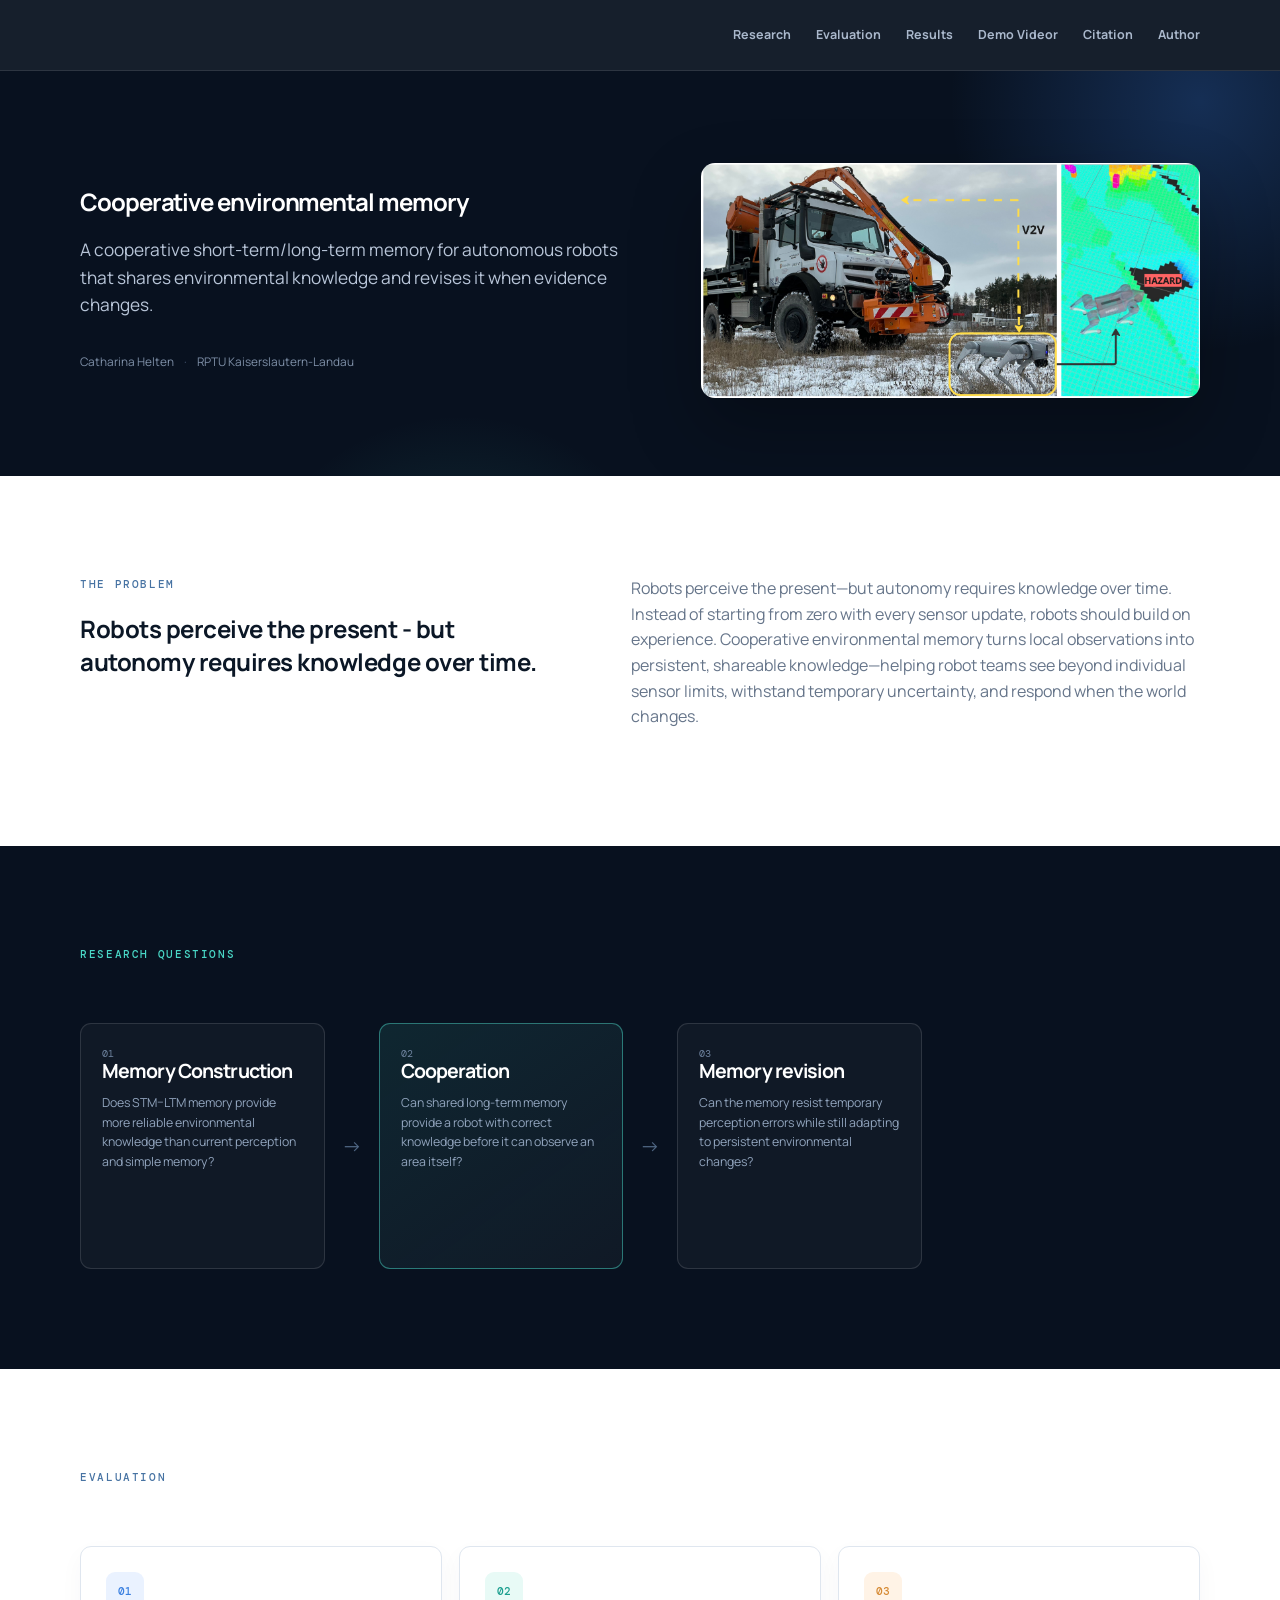
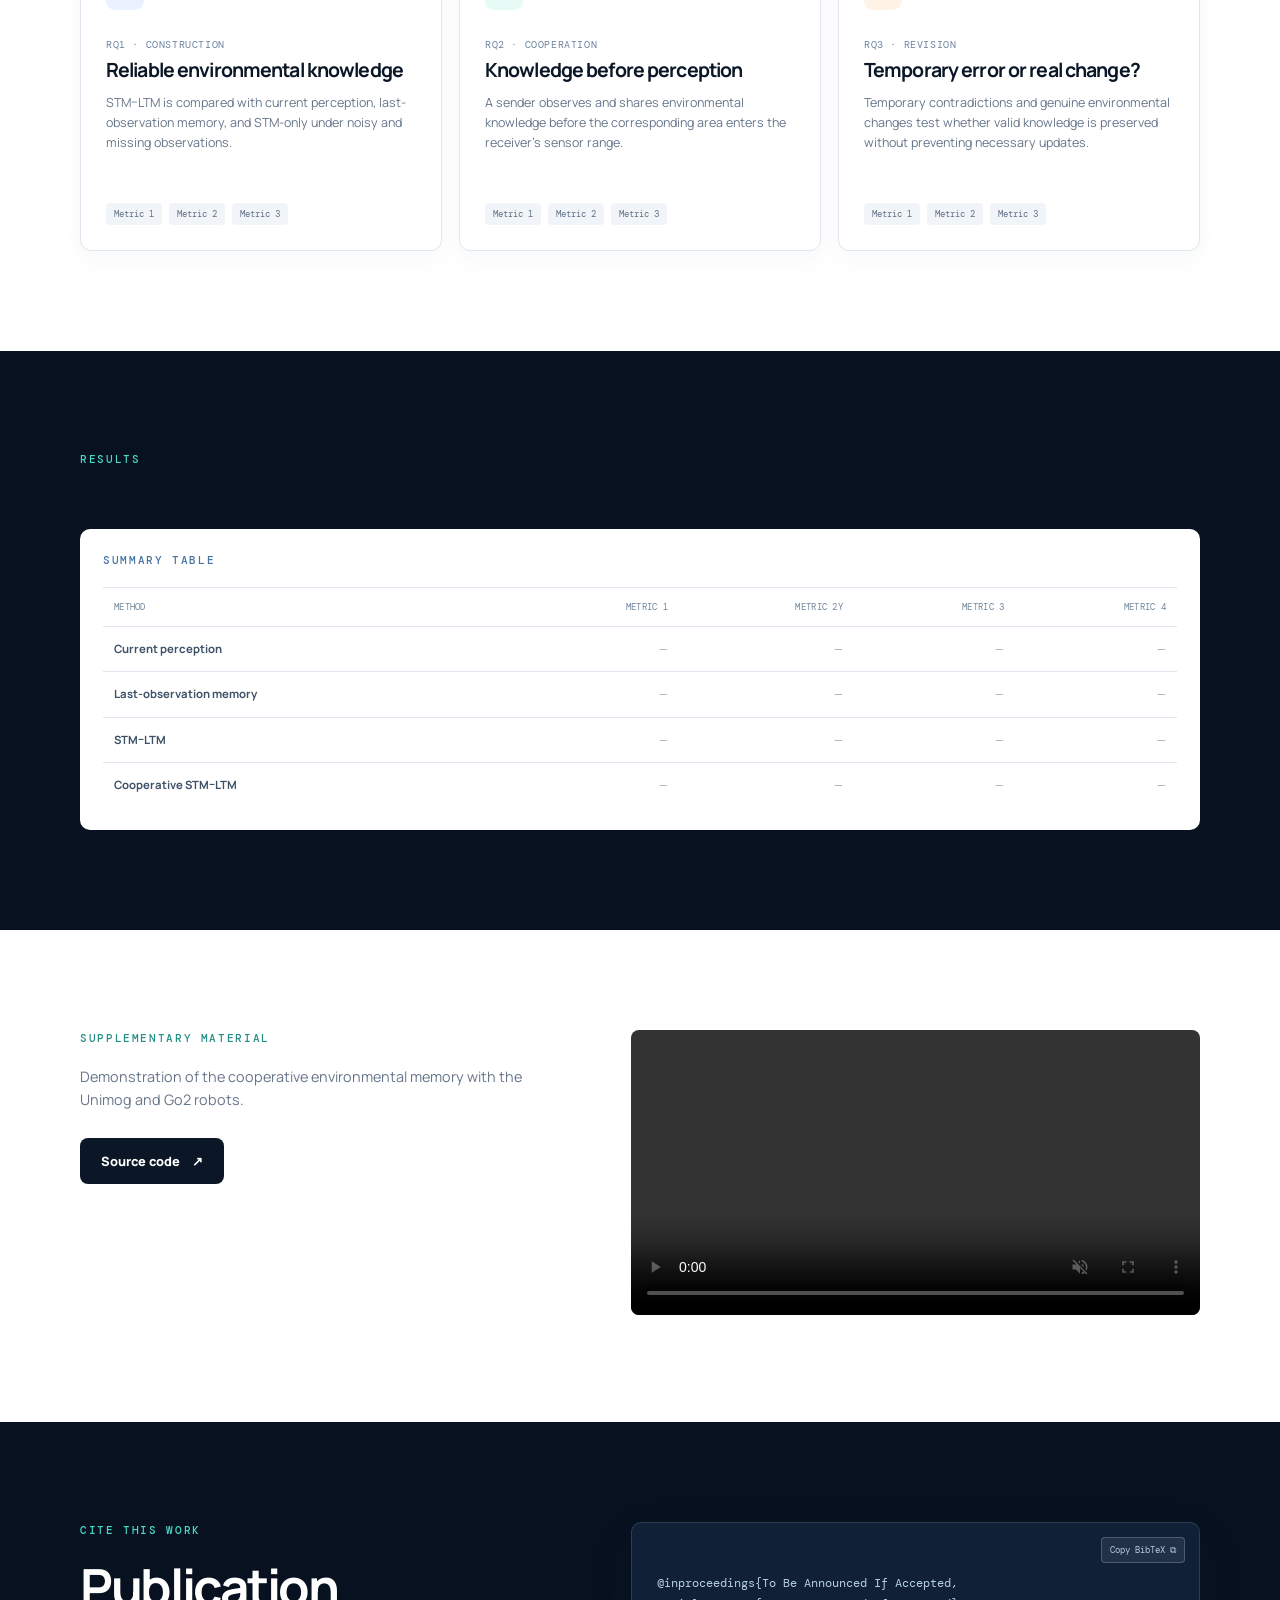
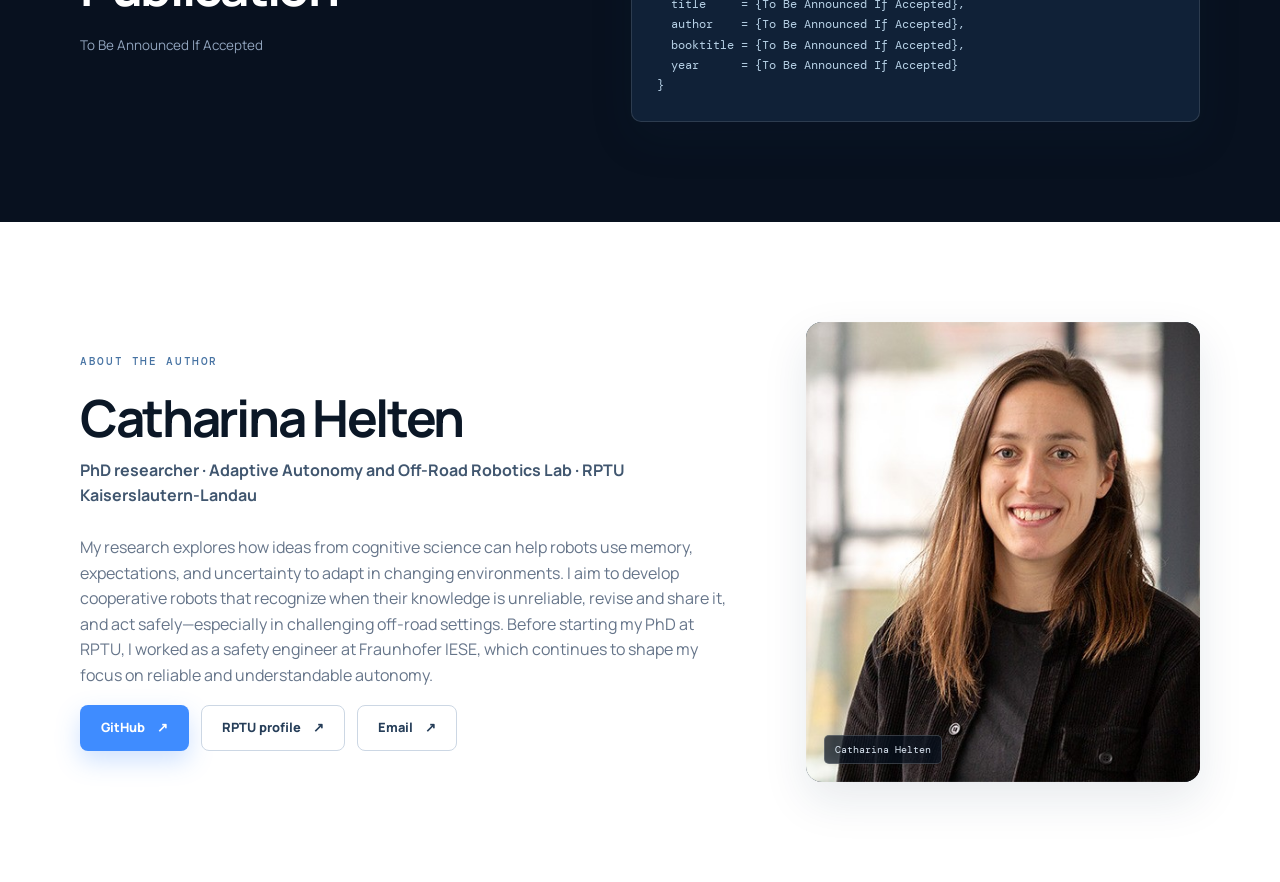
<file: index.html>
<!doctype html>
<html lang="en">
<head>
  <meta charset="utf-8">
  <meta name="viewport" content="width=device-width, initial-scale=1">

  <meta
    name="description"
    content="Supplementary material for research on cooperative environmental memory for autonomous robots."
  >

  <meta name="theme-color" content="#08111f">

  <title>Cooperative Environmental Memory</title>

  <link rel="stylesheet" href="styles.css">
</head>

<body id="top">

  <!-- =====================================================
       HEADER
       ===================================================== -->
  <header class="site-header">
    <div class="container nav-wrap">

      <a
        class="brand"
        href="#top"
        aria-label="Cooperative Environmental Memory home"
      >
       

       
      </a>

      <nav class="nav-links" aria-label="Primary navigation">
        <a href="#system">Research</a>
        <a href="#experiments">Evaluation</a>
        <a href="#results">Results</a>
        <a href="#material">Demo Videor</a>
        <a href="#citation">Citation</a>
        <a href="#author">Author</a>
      </nav>

    </div>
  </header>


  <main>

    <!-- =====================================================
         HERO — BLACK
         ===================================================== -->
    <section class="hero">

      <div class="hero-glow hero-glow-one" aria-hidden="true"></div>
      <div class="hero-glow hero-glow-two" aria-hidden="true"></div>

      <div class="container hero-grid">

        <div class="hero-copy">

          <h2>
            Cooperative environmental memory
          </h2>

          <p class="hero-lead">
            A cooperative short-term/long-term memory for autonomous robots
            that shares environmental knowledge and revises it when evidence changes.
          </p>

          
          <div class="hero-meta" aria-label="Paper metadata">
            <span>Catharina Helten</span>
            <span class="meta-separator">·</span>
            <span>RPTU Kaiserslautern-Landau</span>
          </div>

        </div>


        <div class="hero-visual">

          <img
            src="cooperation.png"
            alt="Two robots sharing cooperative environmental memory"
          >

        </div>

      </div>
    </section>


    <!-- =====================================================
         PROBLEM — WHITE
         ===================================================== -->
    <section
      class="section section-light section-intro"
      id="problem"
    >

      <div class="container intro-grid">

        <div>

          <p class="section-kicker">
            The problem
          </p>

          <h2 class="problem-heading">
           Robots perceive the present - but autonomy requires knowledge over time.
          </h2>

        </div>


        <div class="intro-text">

          <p>
           Robots perceive the present—but autonomy requires knowledge over time. Instead of starting from zero with every sensor update, robots should build on experience. Cooperative environmental memory turns local observations into persistent, shareable knowledge—helping robot teams see beyond individual sensor limits, withstand temporary uncertainty, and respond when the world changes.

          </p>

         

        </div>

      </div>
    </section>


    <!-- =====================================================
         SYSTEM / RESEARCH QUESTIONS — BLACK
         ===================================================== -->
    <section
      class="section section-dark"
      id="system"
    >

      <div class="container">

        <div class="section-heading light-heading">

          <div>

            <p class="section-kicker">
              Research Questions
            </p>

            

          </div>

         

        </div>


        <div class="pipeline" aria-label="Memory pipeline">

          <article class="pipeline-step">

            <span class="step-number">
              01
            </span>

           

            <h3>
              Memory Construction
            </h3>

            <p>
             Does STM–LTM memory provide more reliable environmental knowledge than current perception and simple memory?
            </p>

          </article>


          <div
            class="pipeline-arrow"
            aria-hidden="true"
          >
            →
          </div>


          <article class="pipeline-step featured-step">

            <span class="step-number">
              02
            </span>

            

            <h3>
              Cooperation
            </h3>

            <p>
              Can shared long-term memory provide a robot with correct knowledge before it can observe an area itself?
            </p>

          </article>


          <div
            class="pipeline-arrow"
            aria-hidden="true"
          >
            →
          </div>


          <article class="pipeline-step">

            <span class="step-number">
              03
            </span>

           

            <h3>
              Memory revision
            </h3>

            <p>
              Can the memory resist temporary perception errors while still adapting to persistent environmental changes?
            </p>

          </article>


          
           

        

        </div>


       

      </div>
    </section>


    <!-- =====================================================
         EVALUATION — WHITE
         ===================================================== -->
    <section
      class="section section-light"
      id="experiments"
    >

      <div class="container">

        <div class="section-heading">

          <div>

            <p class="section-kicker">
              Evaluation
            </p>

           

          </div>

        

        </div>


        <div class="experiment-grid">

          <article class="experiment-card">

            <div class="card-icon card-icon-blue">
              01
            </div>

            <div>

              <p class="card-label">
                RQ1 · Construction
              </p>

              <h3>
                Reliable environmental knowledge
              </h3>

            </div>

            <p>
              STM–LTM is compared with current perception, last-observation memory, and STM-only under noisy and missing observations.
            </p>

            <div class="metric-row">
              <span>Metric 1</span>
              <span>Metric 2</span>
              <span>Metric 3</span>
            </div>

          </article>


          <article class="experiment-card">

            <div class="card-icon card-icon-green">
              02
            </div>

            <div>

              <p class="card-label">
                RQ2 · Cooperation
              </p>

              <h3>
               Knowledge before perception
              </h3>

            </div>

            <p>
              A sender observes and shares environmental knowledge before the corresponding area enters the receiver’s sensor range.
            </p>

            <div class="metric-row">
              <span>Metric 1</span>
              <span>Metric 2</span>
              <span>Metric 3</span>
            </div>

          </article>


          <article class="experiment-card">

            <div class="card-icon card-icon-orange">
              03
            </div>

            <div>

              <p class="card-label">
                RQ3 · Revision
              </p>

              <h3>
                Temporary error or real change?
              </h3>

            </div>

            <p>
              Temporary contradictions and genuine environmental changes test whether valid knowledge is preserved without preventing necessary updates.
            </p>

            <div class="metric-row">
              <span>Metric 1</span>
              <span>Metric 2</span>
              <span>Metric 3</span>
            </div>

          </article>

        </div>


    

      </div>
    </section>


    <!-- =====================================================
         RESULTS — BLACK
         ===================================================== -->
    <section
      class="section results-section"
      id="results"
    >

      <div class="container">

        <div class="results-toolbar">

          <div>

            <p class="section-kicker">
              Results
            </p>

            

          </div>

        </div>







        <div class="metric-table-wrap">

          <div class="table-heading">

            <p class="section-kicker">
              Summary table
            </p>

          </div>


          <table class="metric-table">

            <thead>

              <tr>
                <th>Method</th>
                <th>Metric 1</th>
                <th>Metric 2y</th>
                <th>Metric 3</th>
                <th>Metric 4</th>
              </tr>

            </thead>


            <tbody>

              <tr>
                <th>Current perception</th>
                <td>—</td>
                <td>—</td>
                <td>—</td>
                <td>—</td>
              </tr>

              <tr>
                <th>Last-observation memory</th>
                <td>—</td>
                <td>—</td>
                <td>—</td>
                <td>—</td>
              </tr>

              <tr>
                <th>STM–LTM</th>
                <td>—</td>
                <td>—</td>
                <td>—</td>
                <td>—</td>
              </tr>

              <tr>
                <th>Cooperative STM–LTM</th>
                <td>—</td>
                <td>—</td>
                <td>—</td>
                <td>—</td>
              </tr>

            </tbody>

          </table>

        </div>

      </div>
    </section>

<!-- =====================================================
     SUPPLEMENTARY MATERIAL — WHITE
     ===================================================== -->
<section
  class="section media-section"
  id="material"
>

  <div class="container media-grid">

    <div class="media-copy">

      <p class="section-kicker">
        Supplementary material
      </p>

      <p>
        Demonstration of the cooperative environmental memory with the Unimog and Go2 robots.
      </p>

      <a
        class="button button-dark"
        href="https://github.com/CatharinaHelt/cooperative-memory"
      >
        Source code
        <span aria-hidden="true">↗</span>
      </a>

    </div>

    <div class="media-video-wrapper">
      <video 
        controls 
        autoplay 
        muted 
        loop 
        playsinline 
        width="100%"
        style="max-width: 800px; height: auto; border-radius: 8px;"
      >
        <source src="UnimogAndGo2.mp4" type="video/mp4">
        Dein Browser unterstützt das Video-Tag nicht.
      </video>
    </div>

  </div>
</section>















    
    <!-- =====================================================
         SUPPLEMENTARY MATERIAL — WHITE
         ===================================================== 
    <section
      class="section media-section"
      id="material"
    >

      <div class="container media-grid">

        <div class="media-copy">

          <p class="section-kicker">
            Supplementary material
          </p>

        

          <p>
            Demo Video coming soon
          </p>

          <a
            class="button button-dark"
            href="https://github.com/CatharinaHelt/cooperative-memory"
          >
            Source code
            <span aria-hidden="true">↗</span>
          </a>

        </div>



<videocontrolswidth="800">
<sourcesrc="UnimogAndGo2.mp4"type="video/mp4">
</video>


        

        <div
          class="media-placeholder"
          role="img"
          aria-label="Placeholder for demonstration video"
        >

          <div
            class="play-button"
            aria-hidden="true"
          >
            ▶
          </div>

          <span class="placeholder-label">
            Demo video coming soon
          </span>

         

        </div>

      </div>
    </section>
    -->


    <!-- =====================================================
         CITATION — BLACK
         ===================================================== -->
    <section
      class="section citation-section"
      id="citation"
    >

      <div class="container citation-grid">

        <div>

          <p class="section-kicker">
            Cite this work
          </p>

          <h2>
            Publication
          </h2>

          <p class="citation-description">
           To Be Announced If Accepted
          </p>

        </div>


        <div class="citation-box">

          <button
            class="copy-label"
            type="button"
            onclick="copyCitation()"
          >
            Copy BibTeX
            <span aria-hidden="true">⧉</span>
          </button>

          <pre id="citation-text"><code>@inproceedings{To Be Announced If Accepted,
  title     = {To Be Announced If Accepted},
  author    = {To Be Announced If Accepted},
  booktitle = {To Be Announced If Accepted},
  year      = {To Be Announced If Accepted}
}</code></pre>

          <span
            class="copy-feedback"
            id="copy-feedback"
            aria-live="polite"
          ></span>

        </div>

      </div>
    </section>


    <!-- =====================================================
         AUTHOR — WHITE
         ===================================================== -->
    <section
      class="section author-section"
      id="author"
    >

      <div class="container author-grid">

        <div class="author-copy">

          <p class="section-kicker">
            About the author
          </p>

          <h2>
            Catharina Helten
          </h2>

          <p class="author-role">
            PhD researcher · Adaptive Autonomy and Off-Road Robotics Lab ·
            RPTU Kaiserslautern-Landau
          </p>

       <p class="author-bio">
  My research explores how ideas from cognitive science can help robots use memory, expectations, and uncertainty to adapt in changing environments. I aim to develop cooperative robots that recognize when their knowledge is unreliable, revise and share it, and act safely—especially in challenging off-road settings. Before starting my PhD at RPTU, I worked as a safety engineer at Fraunhofer IESE, which continues to shape my focus on reliable and understandable autonomy.

</p>



         
          <div class="author-links">

            <a
              class="button button-primary"
              href="https://github.com/CatharinaHelt"
            >
              GitHub
              <span aria-hidden="true">↗</span>
            </a>

            <a
              class="button button-light"
              href="https://aor.cs.rptu.de/m-sc-catharina-helten/"
            >
              RPTU profile
              <span aria-hidden="true">↗</span>
            </a>

            <a
              class="button button-light"
              href="mailto:catharina.helten@cs.rptu.de"
            >
              Email
              <span aria-hidden="true">↗</span>
            </a>

          </div>

        </div>


        <div class="author-photo-frame">

          <img
            src="catharina.jpeg"
            alt="Portrait of Catharina Helten"
            onerror="this.style.display='none'; this.parentElement.classList.add('photo-missing');"
          >

          <div
            class="photo-initials"
            aria-hidden="true"
          >
            CH
          </div>

          <span class="photo-label">
            Catharina Helten
          </span>

        </div>

      </div>
    </section>

  </main>


 

  <script>

    function copyCitation() {

      const text =
        document.getElementById('citation-text').innerText;

      const feedback =
        document.getElementById('copy-feedback');


      navigator.clipboard
        .writeText(text)
        .then(() => {

          feedback.textContent = 'Copied';

          setTimeout(() => {
            feedback.textContent = '';
          }, 1800);

        })
        .catch(() => {

          feedback.textContent =
            'Select and copy the BibTeX entry';

        });

    }

  </script>

</body>
</html>
</file>
<file: styles.css>
@import url('https://fonts.googleapis.com/css2?family=DM+Mono:wght@400;500&family=Manrope:wght@400;500;600;700;800&display=swap');


:root {

  --ink: #0b1726;
  --navy: #08111f;

  --blue: #3f8cff;
  --cyan: #49d7c6;
  --orange: #ffac55;

  --paper: #f7f9fc;
  --muted: #66758a;
  --line: #dfe6ef;

  --white: #ffffff;

  --shadow:
    0 18px 45px rgba(22, 45, 78, .10);

}


/* =========================================================
   BASE
   ========================================================= */

* {
  box-sizing: border-box;
}


html {

  scroll-behavior: smooth;

  /*
    Prevent sticky header from covering section titles
    after clicking a navigation link.
  */
  scroll-padding-top: 78px;

}


body {

  margin: 0;

  background: var(--white);

  color: var(--ink);

  font-family:
    'Manrope',
    Arial,
    sans-serif;

  line-height: 1.6;

}


a {

  color: inherit;

  text-decoration: none;

}


img {

  display: block;

  max-width: 100%;

}


.container {

  width:
    min(
      1120px,
      calc(100% - 48px)
    );

  margin:
    0 auto;

}


h1,
h2,
h3,
p {

  margin-top: 0;

}


h1,
h2,
h3 {

  line-height: 1.12;

  letter-spacing: -.045em;

}


/* =========================================================
   HEADER
   ========================================================= */

.site-header {

  position: sticky;

  top: 0;

  z-index: 100;

  background:
    rgba(8, 17, 31, .94);

  border-bottom:
    1px solid rgba(255,255,255,.10);

  backdrop-filter:
    blur(14px);

}


.nav-wrap {

  min-height: 70px;

  display: flex;

  align-items: center;

  justify-content:
    space-between;

  gap: 24px;

}


.brand {

  display: inline-flex;

  align-items: center;

  gap: 11px;

  color: #fff;

  font-weight: 800;

  letter-spacing: -.03em;

}


.brand-mark {

  width: 25px;

  height: 25px;

  display: inline-flex;

  align-items: end;

  gap: 3px;

  padding: 4px;

  border:
    1px solid rgba(255,255,255,.35);

  border-radius: 7px;

}


.brand-mark span {

  display: block;

  width: 4px;

  border-radius: 3px;

  background: var(--cyan);

}


.brand-mark span:nth-child(1) {

  height: 8px;

  opacity: .65;

}


.brand-mark span:nth-child(2) {

  height: 13px;

}


.brand-mark span:nth-child(3) {

  height: 17px;

  background: var(--blue);

}


.nav-links {

  display: flex;

  align-items: center;

  gap: 25px;

  color: #aab8cc;

  font-size: .78rem;

  font-weight: 700;

}


.nav-links a {

  transition:
    color .2s ease;

}


.nav-links a:hover,
.nav-links a:focus {

  color: #fff;

}


/* =========================================================
   GENERAL SECTIONS
   ========================================================= */

.section {

  padding:
    100px 0;

}


.section-light {

  background:
    #ffffff;

  color:
    var(--ink);

}


.section-dark {

  background:
    var(--navy);

  color:
    #ffffff;

}


.section-kicker {

  margin:
    0 0 18px;

  color:
    #4773a3;

  text-transform:
    uppercase;

  letter-spacing:
    .15em;

  font-family:
    'DM Mono',
    monospace;

  font-size:
    .68rem;

  font-weight:
    500;

}


.section-dark .section-kicker,
.results-section .section-kicker,
.citation-section .section-kicker {

  color:
    var(--cyan);

}


.section h2 {

  margin-bottom:
    20px;

  font-size:
    clamp(
      2rem,
      4vw,
      3.25rem
    );

}


/* =========================================================
   HERO
   ========================================================= */

.hero {

  position:
    relative;

  overflow:
    hidden;

  background:
    var(--navy);

  color:
    #fff;

  padding:
    92px 0 78px;

}


.hero-grid {

  position:
    relative;

  z-index:
    1;

  display:
    grid;

  grid-template-columns:
    1.05fr .95fr;

  align-items:
    center;

  gap:
    70px;

}


.hero-glow {

  position:
    absolute;

  border-radius:
    50%;

  pointer-events:
    none;

}


.hero-glow-one {

  width:
    520px;

  height:
    520px;

  right:
    -180px;

  top:
    -230px;

  background:
    radial-gradient(
      circle,
      rgba(63,140,255,.24),
      transparent 68%
    );

}


.hero-glow-two {

  width:
    460px;

  height:
    460px;

  left:
    18%;

  bottom:
    -390px;

  background:
    radial-gradient(
      circle,
      rgba(73,215,198,.17),
      transparent 68%
    );

}


.hero h1 {

  max-width:
    650px;

  margin-bottom:
    25px;

  font-size:
    clamp(
      2.65rem,
      6vw,
      5.35rem
    );

  font-weight:
    800;

}


.hero-lead {

  max-width:
    600px;

  margin-bottom:
    34px;

  color:
    #b8c5d8;

  font-size:
    1.08rem;

}


.hero-actions,
.author-links {

  display:
    flex;

  flex-wrap:
    wrap;

  gap:
    12px;

}


.hero-actions {

  margin-bottom:
    40px;

}


.button {

  display:
    inline-flex;

  align-items:
    center;

  justify-content:
    center;

  gap:
    12px;

  min-height:
    46px;

  padding:
    0 20px;

  border:
    1px solid transparent;

  border-radius:
    8px;

  font-size:
    .8rem;

  font-weight:
    800;

  transition:
    transform .2s ease,
    background .2s ease,
    border-color .2s ease;

}


.button:hover {

  transform:
    translateY(-2px);

}


.button-primary {

  background:
    var(--blue);

  color:
    #fff;

  box-shadow:
    0 10px 24px rgba(63,140,255,.25);

}


.button-primary:hover {

  background:
    #62a1ff;

}


.button-ghost {

  border-color:
    rgba(255,255,255,.23);

  color:
    #d9e3f2;

}


.button-ghost:hover {

  border-color:
    rgba(255,255,255,.55);

}


.button-dark {

  background:
    var(--ink);

  color:
    #fff;

}


.button-dark:hover {

  background:
    #203651;

}


.button-light {

  border-color:
    #ccd7e4;

  background:
    #fff;

  color:
    #263e59;

}


.button-light:hover {

  border-color:
    #9eb2c8;

  background:
    #f7f9fc;

}


.hero-meta {

  display:
    flex;

  flex-wrap:
    wrap;

  gap:
    10px;

  color:
    #7f90a8;

  font-size:
    .74rem;

}


.meta-separator {

  color:
    #42536d;

}


/* =========================================================
   HERO IMAGE
   ========================================================= */

.hero-visual {

  min-width:
    0;

}


.hero-visual img {

  width:
    100%;

  height:
    auto;

  display:
    block;

  border-radius:
    14px;

  box-shadow:
    0 30px 70px rgba(0,0,0,.28);

}


/* =========================================================
   PROBLEM
   ========================================================= */

.section-intro {

  background:
    #ffffff;

}


.intro-grid,
.citation-grid,
.media-grid {

  display:
    grid;

  grid-template-columns:
    .9fr 1.1fr;

  gap:
    85px;

  align-items:
    start;

}


/*
  Smaller heading requested for:
  "Current perception is local..."
*/
.problem-heading {

  max-width:
    600px;

  font-size:
    1.5rem !important;

  line-height:
    1.4;

  letter-spacing:
    -.02em;

  font-weight:
    700;

}


.intro-text {

  max-width:
    610px;

  color:
    var(--muted);

  font-size:
    1rem;

}


.intro-text p + p {

  margin-top:
    16px;

}


/* =========================================================
   SYSTEM
   ========================================================= */

.light-heading {

  display:
    flex;

  justify-content:
    space-between;

  align-items:
    end;

  gap:
    30px;

  margin-bottom:
    48px;

}


.section-summary {

  max-width:
    340px;

  margin:
    0;

  color:
    #91a4bd;

  font-size:
    .9rem;

}


.pipeline {

  display:
    grid;

  grid-template-columns:
    1fr auto
    1fr auto
    1fr auto
    1fr;

  gap:
    17px;

  align-items:
    stretch;

}


.pipeline-step {

  min-height:
    246px;

  display:
    flex;

  flex-direction:
    column;

  padding:
    23px 21px;

  border:
    1px solid rgba(255,255,255,.12);

  border-radius:
    11px;

  background:
    rgba(255,255,255,.035);

}


.featured-step {

  border-color:
    rgba(73,215,198,.48);

  background:
    linear-gradient(
      145deg,
      rgba(73,215,198,.11),
      rgba(255,255,255,.035)
    );

}


.revision-step {

  border-color:
    rgba(255,172,85,.43);

}


.step-number {

  color:
    #7085a1;

  font:
    .64rem 'DM Mono',
    monospace;

}


.step-icon {

  display:
    flex;

  align-items:
    end;

  gap:
    4px;

  height:
    33px;

  margin:
    20px 0 18px;

}


.step-icon span {

  display:
    block;

  width:
    7px;

  border-radius:
    4px;

  background:
    var(--cyan);

}


.icon-signal span:nth-child(1) {

  height:
    10px;

  opacity:
    .45;

}


.icon-signal span:nth-child(2) {

  height:
    18px;

  opacity:
    .7;

}


.icon-signal span:nth-child(3) {

  height:
    28px;

}


.icon-layers {

  position:
    relative;

}


.icon-layers span {

  position:
    absolute;

  width:
    25px;

  height:
    8px;

  border:
    1px solid var(--cyan);

  background:
    transparent;

  transform:
    skewY(-20deg);

}


.icon-layers span:nth-child(1) {

  top:
    4px;

  left:
    0;

  opacity:
    .45;

}


.icon-layers span:nth-child(2) {

  top:
    11px;

  left:
    6px;

  opacity:
    .7;

}


.icon-layers span:nth-child(3) {

  top:
    18px;

  left:
    12px;

}


.icon-share span {

  width:
    8px;

  height:
    8px;

  border:
    1px solid var(--blue);

  background:
    var(--blue);

  border-radius:
    50%;

}


.icon-share:after {

  content:
    '';

  width:
    30px;

  height:
    1px;

  margin:
    0 -1px;

  background:
    var(--blue);

}


.icon-revise span {

  width:
    26px;

  height:
    26px;

  border:
    1px solid var(--orange);

  background:
    transparent;

  border-radius:
    50%;

}


.icon-revise span:nth-child(2) {

  width:
    8px;

  height:
    8px;

  margin-left:
    -20px;

  background:
    var(--orange);

}


.pipeline-step h3 {

  margin-bottom:
    11px;

  font-size:
    1.22rem;

}


.pipeline-step p {

  margin:
    0;

  color:
    #91a4bd;

  font-size:
    .77rem;

}


.pipeline-step strong {

  color:
    #ffe0b8;

  font:
    .65rem 'DM Mono',
    monospace;

}


.pipeline-arrow {

  display:
    flex;

  align-items:
    center;

  color:
    #4f6683;

  font-size:
    1.25rem;

}


.state-strip {

  display:
    flex;

  flex-wrap:
    wrap;

  align-items:
    center;

  gap:
    10px;

  margin-top:
    32px;

  padding-top:
    22px;

  border-top:
    1px solid rgba(255,255,255,.11);

}


.state-label {

  margin-right:
    8px;

  color:
    #778aa2;

  font:
    .62rem 'DM Mono',
    monospace;

  text-transform:
    uppercase;

  letter-spacing:
    .12em;

}


.state-pill {

  display:
    inline-flex;

  align-items:
    center;

  gap:
    7px;

  padding:
    6px 10px;

  border:
    1px solid rgba(255,255,255,.13);

  border-radius:
    50px;

  color:
    #afbed1;

  font-size:
    .67rem;

}


.state-pill i {

  width:
    6px;

  height:
    6px;

  border-radius:
    50%;

}


.confirmed i {

  background:
    var(--cyan);

}


.questioned i {

  background:
    var(--orange);

}


.invalidated i {

  background:
    #9da9bb;

}


/* =========================================================
   SECTION HEADINGS
   ========================================================= */

.section-heading,
.results-toolbar {

  display:
    flex;

  align-items:
    end;

  justify-content:
    space-between;

  gap:
    25px;

  margin-bottom:
    42px;

}


.section-heading h2,
.results-toolbar h2 {

  margin-bottom:
    0;

}


.text-link {

  color:
    #2769bd;

  font-size:
    .78rem;

  font-weight:
    800;

}


.text-link:hover {

  color:
    var(--blue);

}


/* =========================================================
   EVALUATION
   ========================================================= */

.experiment-grid {

  display:
    grid;

  grid-template-columns:
    repeat(3, minmax(0, 1fr));

  gap:
    17px;

  align-items:
    stretch;

}


.experiment-card {

  display:
    flex;

  flex-direction:
    column;

  height:
    100%;

  min-height:
    305px;

  padding:
    25px;

  border:
    1px solid var(--line);

  border-radius:
    11px;

  background:
    #fff;

  box-shadow:
    0 9px 25px rgba(20,48,80,.035);

}


.card-icon {

  width:
    38px;

  height:
    38px;

  display:
    grid;

  place-items:
    center;

  margin-bottom:
    28px;

  border-radius:
    9px;

  font:
    .68rem 'DM Mono',
    monospace;

  font-weight:
    500;

}


.card-icon-blue {

  background:
    #eaf2ff;

  color:
    #397fe0;

}


.card-icon-green {

  background:
    #e8faf6;

  color:
    #1a9e8e;

}


.card-icon-orange {

  background:
    #fff3e6;

  color:
    #d68a34;

}


.card-label {

  margin-bottom:
    8px;

  color:
    #6b83a1;

  font:
    .63rem 'DM Mono',
    monospace;

  letter-spacing:
    .06em;

  text-transform:
    uppercase;

}


.experiment-card h3 {

  margin-bottom:
    12px;

  font-size:
    1.22rem;

}


.experiment-card > p {

  color:
    var(--muted);

  font-size:
    .78rem;

}


.metric-row {

  display:
    flex;

  flex-wrap:
    wrap;

  gap:
    7px;

  margin-top:
    auto;

  padding-top:
    18px;

}


.metric-row span {

  padding:
    5px 8px;

  border-radius:
    4px;

  background:
    #f1f4f8;

  color:
    #607086;

  font:
    .58rem 'DM Mono',
    monospace;

}


.evaluation-note {

  display:
    flex;

  gap:
    13px;

  align-items:
    flex-start;

  margin-top:
    28px;

  padding:
    17px 19px;

  border:
    1px solid #d7e6f7;

  border-radius:
    8px;

  background:
    #f1f7ff;

  color:
    #57708d;

  font-size:
    .75rem;

}


.evaluation-note p {

  margin:
    0;

}


.evaluation-note strong {

  color:
    #263e59;

}


.note-icon {

  display:
    inline-grid;

  flex:
    0 0 auto;

  place-items:
    center;

  width:
    22px;

  height:
    22px;

  border-radius:
    50%;

  background:
    #d9eaff;

  color:
    #3476c0;

  font:
    .7rem 'DM Mono',
    monospace;

}


/* =========================================================
   RESULTS — BLACK SECTION, WHITE BOXES
   ========================================================= */

.results-section {

  background:
    var(--navy);

  color:
    #ffffff;

}


.results-section .results-toolbar h2 {

  color:
    #ffffff;

}


.result-grid {

  display:
    grid;

  grid-template-columns:
    repeat(2, minmax(0, 1fr));

  gap:
    17px;

  align-items:
    stretch;

}


.result-panel {

  padding:
    22px;

  border:
    1px solid rgba(255,255,255,.12);

  border-radius:
    10px;

  background:
    #ffffff;

  color:
    var(--ink);

}


.result-panel-wide {

  grid-column:
    1 / -1;

}


.panel-heading {

  display:
    flex;

  align-items:
    start;

  justify-content:
    space-between;

  gap:
    15px;

  margin-bottom:
    22px;

}


.panel-heading > div {

  display:
    flex;

  align-items:
    center;

  gap:
    12px;

}


.panel-number {

  color:
    #6384a8;

  font:
    .62rem 'DM Mono',
    monospace;

}


.panel-heading h3 {

  margin:
    0;

  color:
    var(--ink);

  font-size:
    1.03rem;

}


.panel-unit {

  color:
    #7790ad;

  font:
    .59rem 'DM Mono',
    monospace;

  text-transform:
    uppercase;

  letter-spacing:
    .08em;

}


.chart-placeholder {

  position:
    relative;

  min-height:
    220px;

  overflow:
    hidden;

  border:
    1px dashed #c8d4e3;

  border-radius:
    7px;

  background:
    linear-gradient(
      180deg,
      #f3f7fb,
      #fff
    );

}


.chart-placeholder:before {

  content:
    '';

  position:
    absolute;

  inset:
    25px 22px;

  background-image:

    linear-gradient(
      #dfe8f1 1px,
      transparent 1px
    ),

    linear-gradient(
      90deg,
      #dfe8f1 1px,
      transparent 1px
    );

  background-size:
    100% 25%,
    20% 100%;

  opacity:
    .78;

}


.chart-axis {

  position:
    absolute;

  z-index:
    1;

  background:
    #8da2b8;

}


.axis-y {

  left:
    22px;

  top:
    24px;

  bottom:
    23px;

  width:
    1px;

}


.axis-x {

  right:
    22px;

  bottom:
    23px;

  left:
    22px;

  height:
    1px;

}


.chart-line {

  position:
    absolute;

  z-index:
    2;

  height:
    3px;

  border-radius:
    4px;

  transform-origin:
    left center;

}


.chart-line:after {

  content:
    '';

  position:
    absolute;

  right:
    -4px;

  top:
    -3px;

  width:
    8px;

  height:
    8px;

  border-radius:
    50%;

  background:
    inherit;

}


.chart-line.blue {

  left:
    12%;

  top:
    71%;

  width:
    66%;

  background:
    var(--blue);

  transform:
    rotate(-22deg);

}


.chart-line.orange {

  left:
    12%;

  top:
    48%;

  width:
    73%;

  background:
    var(--orange);

  transform:
    rotate(14deg);

}


.chart-line.green {

  left:
    12%;

  top:
    42%;

  width:
    73%;

  background:
    #1ba991;

  transform:
    rotate(1deg);

}


.chart-bars {

  display:
    flex;

  align-items:
    end;

  justify-content:
    center;

  gap:
    13%;

  padding:
    27px 18% 24px;

}


.chart-bars:before {

  inset:
    25px 22px 24px;

}


.bar {

  position:
    relative;

  z-index:
    2;

  width:
    18%;

  border-radius:
    4px 4px 0 0;

}


.bar-a {

  height:
    47%;

  background:
    var(--blue);

}


.bar-b {

  height:
    75%;

  background:
    var(--orange);

}


.bar-c {

  height:
    88%;

  background:
    #1ba991;

}


.chart-stability:before {

  background-size:
    100% 25%,
    14% 100%;

}


.stability-line {

  position:
    absolute;

  z-index:
    2;

  left:
    13%;

  top:
    51%;

  width:
    74%;

  height:
    2px;

  background:
    #bdd0df;

}


.stability-dot {

  position:
    absolute;

  z-index:
    3;

  width:
    9px;

  height:
    9px;

  border-radius:
    50%;

}


.dot-one {

  left:
    24%;

  top:
    47%;

  background:
    var(--blue);

}


.dot-two {

  left:
    49%;

  top:
    52%;

  background:
    var(--orange);

}


.dot-three {

  left:
    75%;

  top:
    51%;

  background:
    #1ba991;

}


.chart-placeholder-label {

  position:
    absolute;

  z-index:
    4;

  right:
    15px;

  bottom:
    12px;

  color:
    #8ca0b4;

  font:
    .56rem 'DM Mono',
    monospace;

}


.panel-caption {

  margin:
    15px 0 0;

  color:
    #6d7e92;

  font-size:
    .71rem;

}


.metric-table-wrap {

  margin-top:
    17px;

  padding:
    22px;

  border:
    1px solid rgba(255,255,255,.12);

  border-radius:
    10px;

  background:
    #ffffff;

  color:
    var(--ink);

}


.table-heading {

  margin-bottom:
    17px;

}


.metric-table-wrap .section-kicker {

  color:
    #4773a3;

}


.metric-table {

  width:
    100%;

  border-collapse:
    collapse;

  font-size:
    .71rem;

}


.metric-table th,
.metric-table td {

  padding:
    13px 11px;

  border-top:
    1px solid var(--line);

  text-align:
    right;

}


.metric-table th:first-child,
.metric-table td:first-child {

  text-align:
    left;

}


.metric-table thead th {

  color:
    #71869d;

  font:
    .59rem 'DM Mono',
    monospace;

  text-transform:
    uppercase;

  letter-spacing:
    .03em;

}


.metric-table tbody th {

  color:
    #3d5167;

  font-weight:
    700;

}


.metric-table td {

  color:
    #91a0b1;

}


/* =========================================================
   SUPPLEMENTARY MATERIAL — WHITE
   ========================================================= */

.media-section {

  background:
    #ffffff;

  color:
    var(--ink);

}


.media-copy .section-kicker {

  color:
    #258e84;

}


.media-copy h2 {

  max-width:
    470px;

}


.media-copy > p:not(.section-kicker) {

  max-width:
    450px;

  margin-bottom:
    27px;

  color:
    var(--muted);

  font-size:
    .9rem;

}


.media-placeholder {

  position:
    relative;

  min-height:
    330px;

  display:
    flex;

  flex-direction:
    column;

  justify-content:
    center;

  align-items:
    center;

  overflow:
    hidden;

  border:
    1px solid #b9e0da;

  border-radius:
    13px;

  background:

    radial-gradient(
      circle at 50% 45%,
      rgba(73,215,198,.22),
      transparent 17%
    ),

    linear-gradient(
      145deg,
      #193a4b,
      #102639 65%
    );

  box-shadow:
    var(--shadow);

  color:
    #fff;

}


.media-placeholder:before,
.media-placeholder:after {

  content:
    '';

  position:
    absolute;

  border:
    1px solid rgba(151,242,229,.22);

  border-radius:
    50%;

}


.media-placeholder:before {

  width:
    330px;

  height:
    330px;

}


.media-placeholder:after {

  width:
    200px;

  height:
    200px;

}


.play-button {

  position:
    relative;

  z-index:
    1;

  width:
    61px;

  height:
    61px;

  display:
    grid;

  place-items:
    center;

  padding-left:
    4px;

  border-radius:
    50%;

  background:
    var(--cyan);

  color:
    #113342;

  box-shadow:
    0 0 0 12px rgba(73,215,198,.14);

  font-size:
    1.1rem;

}


.placeholder-label {

  position:
    relative;

  z-index:
    1;

  margin-top:
    25px;

  font-size:
    .84rem;

  font-weight:
    800;

}


.placeholder-subtitle {

  position:
    relative;

  z-index:
    1;

  margin-top:
    6px;

  color:
    #a6d4d0;

  font:
    .6rem 'DM Mono',
    monospace;

}


/* =========================================================
   CITATION — BLACK
   ========================================================= */

.citation-section {

  background:
    var(--navy);

  color:
    #ffffff;

}


.citation-section h2 {

  color:
    #ffffff;

}


.citation-description {

  max-width:
    430px;

  color:
    #91a4bd;

  font-size:
    .84rem;

}


.citation-box {

  position:
    relative;

  overflow:
    hidden;

  border:
    1px solid rgba(255,255,255,.12);

  border-radius:
    10px;

  background:
    #102137;

  box-shadow:
    var(--shadow);

}


.citation-box pre {

  overflow-x:
    auto;

  margin:
    0;

  padding:
    50px 25px 25px;

  color:
    #b7d1e6;

  font:
    .73rem/1.75 'DM Mono',
    monospace;

}


.citation-box code {

  font:
    inherit;

}


.copy-label {

  position:
    absolute;

  top:
    14px;

  right:
    14px;

  z-index:
    1;

  padding:
    6px 8px;

  border:
    1px solid rgba(255,255,255,.2);

  border-radius:
    4px;

  background:
    rgba(255,255,255,.08);

  color:
    #b8c9dc;

  cursor:
    pointer;

  font:
    .58rem 'DM Mono',
    monospace;

}


.copy-label:hover {

  background:
    rgba(255,255,255,.16);

}


.copy-feedback {

  position:
    absolute;

  right:
    16px;

  bottom:
    12px;

  color:
    var(--cyan);

  font:
    .58rem 'DM Mono',
    monospace;

}


/* =========================================================
   AUTHOR — WHITE
   ========================================================= */

.author-section {

  background:
    #ffffff;

  color:
    var(--ink);

}


.author-grid {

  display:
    grid;

  grid-template-columns:
    1.25fr .75fr;

  gap:
    70px;

  align-items:
    center;

}


.author-copy h2 {

  margin-bottom:
    12px;

}


.author-role {

  max-width:
    720px;

  margin-bottom:
    26px;

  color:
    #40566f;

  font-weight:
    700;

}


.author-bio {

  max-width:
    760px;

  color:
    var(--muted);

}


.focus-list {

  display:
    grid;

  gap:
    12px;

  margin:
    34px 0;

}


.focus-item {

  display:
    grid;

  grid-template-columns:
    42px 1fr;

  gap:
    14px;

  padding:
    15px 0;

  border-top:
    1px solid var(--line);

}


.focus-item:last-child {

  border-bottom:
    1px solid var(--line);

}


.focus-item > span {

  color:
    #7591af;

  font:
    .62rem 'DM Mono',
    monospace;

}


.focus-item h3 {

  margin-bottom:
    4px;

  font-size:
    1rem;

}


.focus-item p {

  margin:
    0;

  color:
    var(--muted);

  font-size:
    .78rem;

}


.author-photo-frame {

  position:
    relative;

  min-height:
    460px;

  overflow:
    hidden;

  border-radius:
    16px;

  background:

    radial-gradient(
      circle at 50% 35%,
      rgba(73,215,198,.18),
      transparent 30%
    ),

    linear-gradient(
      145deg,
      #18364a,
      #0c1b2d
    );

  box-shadow:
    var(--shadow);

}


.author-photo-frame img {

  width:
    100%;

  height:
    460px;

  object-fit:
    cover;

}


.photo-initials {

  display:
    none;

  position:
    absolute;

  inset:
    0;

  place-items:
    center;

  color:
    #d7e7ef;

  font-size:
    5rem;

  font-weight:
    800;

  letter-spacing:
    -.07em;

}


.photo-missing .photo-initials {

  display:
    grid;

}


.photo-label {

  position:
    absolute;

  left:
    18px;

  bottom:
    18px;

  padding:
    7px 10px;

  border:
    1px solid rgba(255,255,255,.18);

  border-radius:
    5px;

  background:
    rgba(8,17,31,.72);

  color:
    #dce7f3;

  font:
    .62rem 'DM Mono',
    monospace;

}


/* =========================================================
   FOOTER
   ========================================================= */

.site-footer {

  padding:
    27px 0;

  background:
    #06101c;

  color:
    #8ea1b9;

  font-size:
    .68rem;

}


.footer-wrap {

  display:
    flex;

  align-items:
    center;

  justify-content:
    space-between;

  gap:
    25px;

}


.site-footer strong {

  color:
    #d8e4f2;

}


.footer-links {

  display:
    flex;

  flex-wrap:
    wrap;

  gap:
    20px;

}


.footer-links a:hover {

  color:
    #fff;

}


/* =========================================================
   RESPONSIVE
   ========================================================= */

@media (max-width: 900px) {

  .hero-grid,
  .intro-grid,
  .citation-grid,
  .media-grid,
  .author-grid {

    grid-template-columns:
      1fr;

    gap:
      42px;

  }


  .hero {

    padding-top:
      70px;

  }


  .hero-visual {

    max-width:
      650px;

  }


  .pipeline {

    grid-template-columns:
      repeat(
        2,
        minmax(0, 1fr)
      );

  }


  .pipeline-arrow {

    display:
      none;

  }


  .pipeline-step {

    min-height:
      215px;

  }


  .experiment-grid {

    grid-template-columns:
      1fr;

  }


  .experiment-card {

    min-height:
      auto;

  }


  .light-heading {

    align-items:
      flex-start;

    flex-direction:
      column;

  }


  .section-summary {

    max-width:
      560px;

  }


  .author-photo-frame,
  .author-photo-frame img {

    height:
      420px;

    min-height:
      0;

  }

}


@media (max-width: 700px) {

  .nav-wrap {

    align-items:
      flex-start;

    flex-direction:
      column;

    padding:
      14px 0;

  }


  .nav-links {

    width:
      100%;

    gap:
      15px;

    overflow-x:
      auto;

    padding-bottom:
      2px;

    white-space:
      nowrap;

  }


  html {

    scroll-padding-top:
      120px;

  }

}


@media (max-width: 600px) {

  .container {

    width:
      min(
        100% - 30px,
        1120px
      );

  }


  .hero {

    padding:
      60px 0 55px;

  }


  .hero h1 {

    font-size:
      2.75rem;

  }


  .hero-lead {

    font-size:
      .95rem;

  }


  .hero-meta {

    line-height:
      1.9;

  }


  .section {

    padding:
      70px 0;

  }


  .problem-heading {

    font-size:
      1.3rem !important;

  }


  .pipeline {

    grid-template-columns:
      1fr;

  }


  .pipeline-step {

    min-height:
      auto;

  }


  .section-heading,
  .results-toolbar {

    align-items:
      flex-start;

    flex-direction:
      column;

  }


  .result-grid {

    grid-template-columns:
      1fr;

  }


  .result-panel-wide {

    grid-column:
      auto;

  }


  .metric-table-wrap {

    overflow-x:
      auto;

  }


  .metric-table {

    min-width:
      650px;

  }


  .footer-wrap {

    align-items:
      flex-start;

    flex-direction:
      column;

    gap:
      13px;

  }


  .footer-links {

    gap:
      13px;

  }


  .author-photo-frame,
  .author-photo-frame img {

    height:
      360px;

  }

}
</file>
